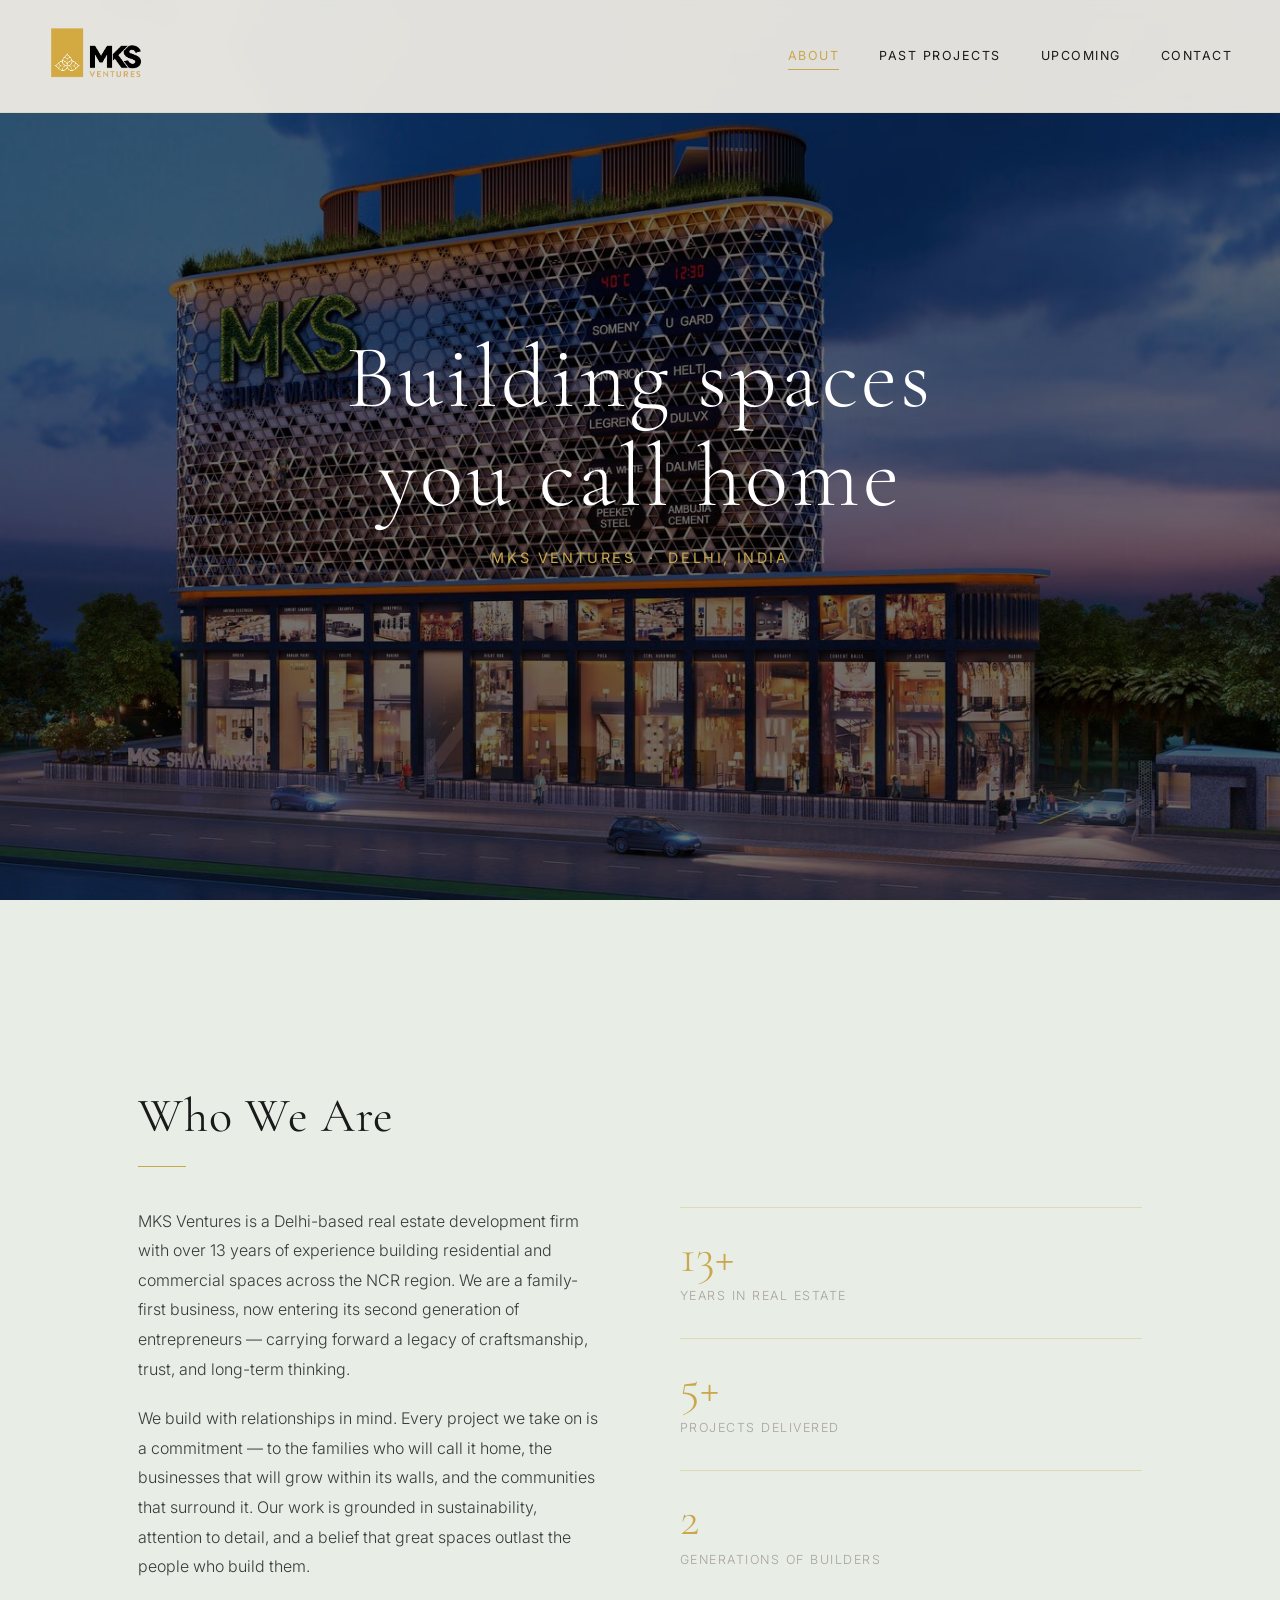
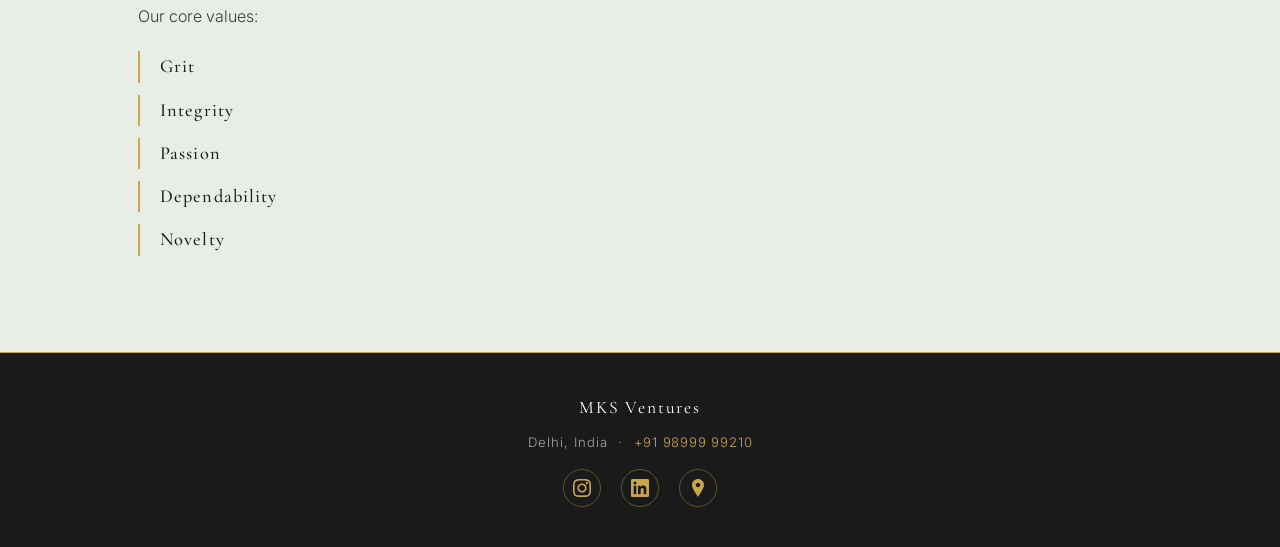
<file: index.html>
<!DOCTYPE html>
<html lang="en">
  <head>
    <meta charset="UTF-8" />
    <meta name="viewport" content="width=device-width, initial-scale=1.0" />
    <title>About Us — MKS Ventures</title>
    <link rel="preconnect" href="https://fonts.googleapis.com" />
    <link rel="preconnect" href="https://fonts.gstatic.com" crossorigin />
    <link href="https://fonts.googleapis.com/css2?family=Cormorant+Garamond:wght@300;400;500;600&family=Inter:wght@300;400;500&display=swap" rel="stylesheet" />
    <link rel="stylesheet" href="styles.css" />
    <link rel="icon" type="image/png" href="images/favicon.png" />
  </head>
  <body>

    <header>
      <a href="index.html" class="nav-logo">
        <img src="images/mks-logo.png" alt="MKS Ventures logo" />
      </a>
      <nav>
        <a href="index.html" class="active">About</a>
        <a href="past-projects.html">Past Projects</a>
        <a href="upcoming-projects.html">Upcoming</a>
        <a href="contact.html">Contact</a>
      </nav>
    </header>

    <section class="hero">
      <div class="hero-bg"></div>
      <div class="hero-content">
        <h1>Building spaces<br>you call home</h1>
        <p>MKS Ventures &nbsp;·&nbsp; Delhi, India</p>
      </div>
    </section>

    <main>
      <section>
        <h2>Who We Are</h2>
        <div class="section-rule"></div>

        <div class="about-grid">

          <article class="about-text">
            <p>
              MKS Ventures is a Delhi-based real estate development firm with over 13 years of experience building residential and commercial spaces across the NCR region. We are a family-first business, now entering its second generation of entrepreneurs — carrying forward a legacy of craftsmanship, trust, and long-term thinking.
            </p>
            <p>
              We build with relationships in mind. Every project we take on is a commitment — to the families who will call it home, the businesses that will grow within its walls, and the communities that surround it. Our work is grounded in sustainability, attention to detail, and a belief that great spaces outlast the people who build them.
            </p>
            <p>Our core values:</p>
            <ul class="values-list">
              <li>Grit</li>
              <li>Integrity</li>
              <li>Passion</li>
              <li>Dependability</li>
              <li>Novelty</li>
            </ul>
          </article>

          <aside class="about-meta">
            <div class="stat-block">
              <div class="number">13+</div>
              <div class="label">Years in Real Estate</div>
            </div>
            <div class="stat-block">
              <div class="number">5+</div>
              <div class="label">Projects Delivered</div>
            </div>
            <div class="stat-block">
              <div class="number">2</div>
              <div class="label">Generations of Builders</div>
            </div>
          </aside>

        </div>
      </section>
    </main>

    <footer>
      <p class="footer-name">MKS Ventures</p>
      <p>Delhi, India &nbsp;·&nbsp; <a href="tel:9899999210">+91 98999 99210</a></p>
      <div class="footer-socials">
        <a href="https://www.instagram.com/mksventures/" target="_blank" aria-label="MKS Ventures on Instagram">
          <svg viewBox="0 0 24 24" xmlns="http://www.w3.org/2000/svg"><path d="M12 2.163c3.204 0 3.584.012 4.85.07 3.252.148 4.771 1.691 4.919 4.919.058 1.265.069 1.645.069 4.849 0 3.205-.012 3.584-.069 4.849-.149 3.225-1.664 4.771-4.919 4.919-1.266.058-1.644.07-4.85.07-3.204 0-3.584-.012-4.849-.07-3.26-.149-4.771-1.699-4.919-4.92-.058-1.265-.07-1.644-.07-4.849 0-3.204.013-3.583.07-4.849.149-3.227 1.664-4.771 4.919-4.919 1.266-.057 1.645-.069 4.849-.069zm0-2.163c-3.259 0-3.667.014-4.947.072-4.358.2-6.78 2.618-6.98 6.98-.059 1.281-.073 1.689-.073 4.948 0 3.259.014 3.668.072 4.948.2 4.358 2.618 6.78 6.98 6.98 1.281.058 1.689.072 4.948.072 3.259 0 3.668-.014 4.948-.072 4.354-.2 6.782-2.618 6.979-6.98.059-1.28.073-1.689.073-4.948 0-3.259-.014-3.667-.072-4.947-.196-4.354-2.617-6.78-6.979-6.98-1.281-.059-1.69-.073-4.949-.073zm0 5.838c-3.403 0-6.162 2.759-6.162 6.162s2.759 6.163 6.162 6.163 6.162-2.759 6.162-6.163c0-3.403-2.759-6.162-6.162-6.162zm0 10.162c-2.209 0-4-1.79-4-4 0-2.209 1.791-4 4-4s4 1.791 4 4c0 2.21-1.791 4-4 4zm6.406-11.845c-.796 0-1.441.645-1.441 1.44s.645 1.44 1.441 1.44c.795 0 1.439-.645 1.439-1.44s-.644-1.44-1.439-1.44z"/></svg>
        </a>
        <a href="https://www.linkedin.com/company/mksventures/" target="_blank" aria-label="MKS Ventures on LinkedIn">
          <svg viewBox="0 0 24 24" xmlns="http://www.w3.org/2000/svg"><path d="M20.447 20.452h-3.554v-5.569c0-1.328-.027-3.037-1.852-3.037-1.853 0-2.136 1.445-2.136 2.939v5.667H9.351V9h3.414v1.561h.046c.477-.9 1.637-1.85 3.37-1.85 3.601 0 4.267 2.37 4.267 5.455v6.286zM5.337 7.433c-1.144 0-2.063-.926-2.063-2.065 0-1.138.92-2.063 2.063-2.063 1.14 0 2.064.925 2.064 2.063 0 1.139-.925 2.065-2.064 2.065zm1.782 13.019H3.555V9h3.564v11.452zM22.225 0H1.771C.792 0 0 .774 0 1.729v20.542C0 23.227.792 24 1.771 24h20.451C23.2 24 24 23.227 24 22.271V1.729C24 .774 23.2 0 22.222 0h.003z"/></svg>
        </a>
        <a href="https://www.google.com/maps/dir//MKS+Shiva+Market,+Plot+no.+1,+Multilevel+Car+Parking,+Shiva+Market,+Pitampura+Village,+Harsh+Vihar,+Pitampura,+Delhi,+110034/@28.695923,77.1370109,15z" target="_blank" aria-label="MKS Ventures on Google Maps">
          <svg viewBox="0 0 24 24" xmlns="http://www.w3.org/2000/svg"><path d="M12 0C7.802 0 4 3.403 4 7.602 4 11.8 7.469 16.812 12 24c4.531-7.188 8-12.2 8-16.398C20 3.403 16.199 0 12 0zm0 11c-1.657 0-3-1.343-3-3s1.343-3 3-3 3 1.343 3 3-1.343 3-3 3z"/></svg>
        </a>
      </div>
    </footer>

  </body>
</html>
</file>
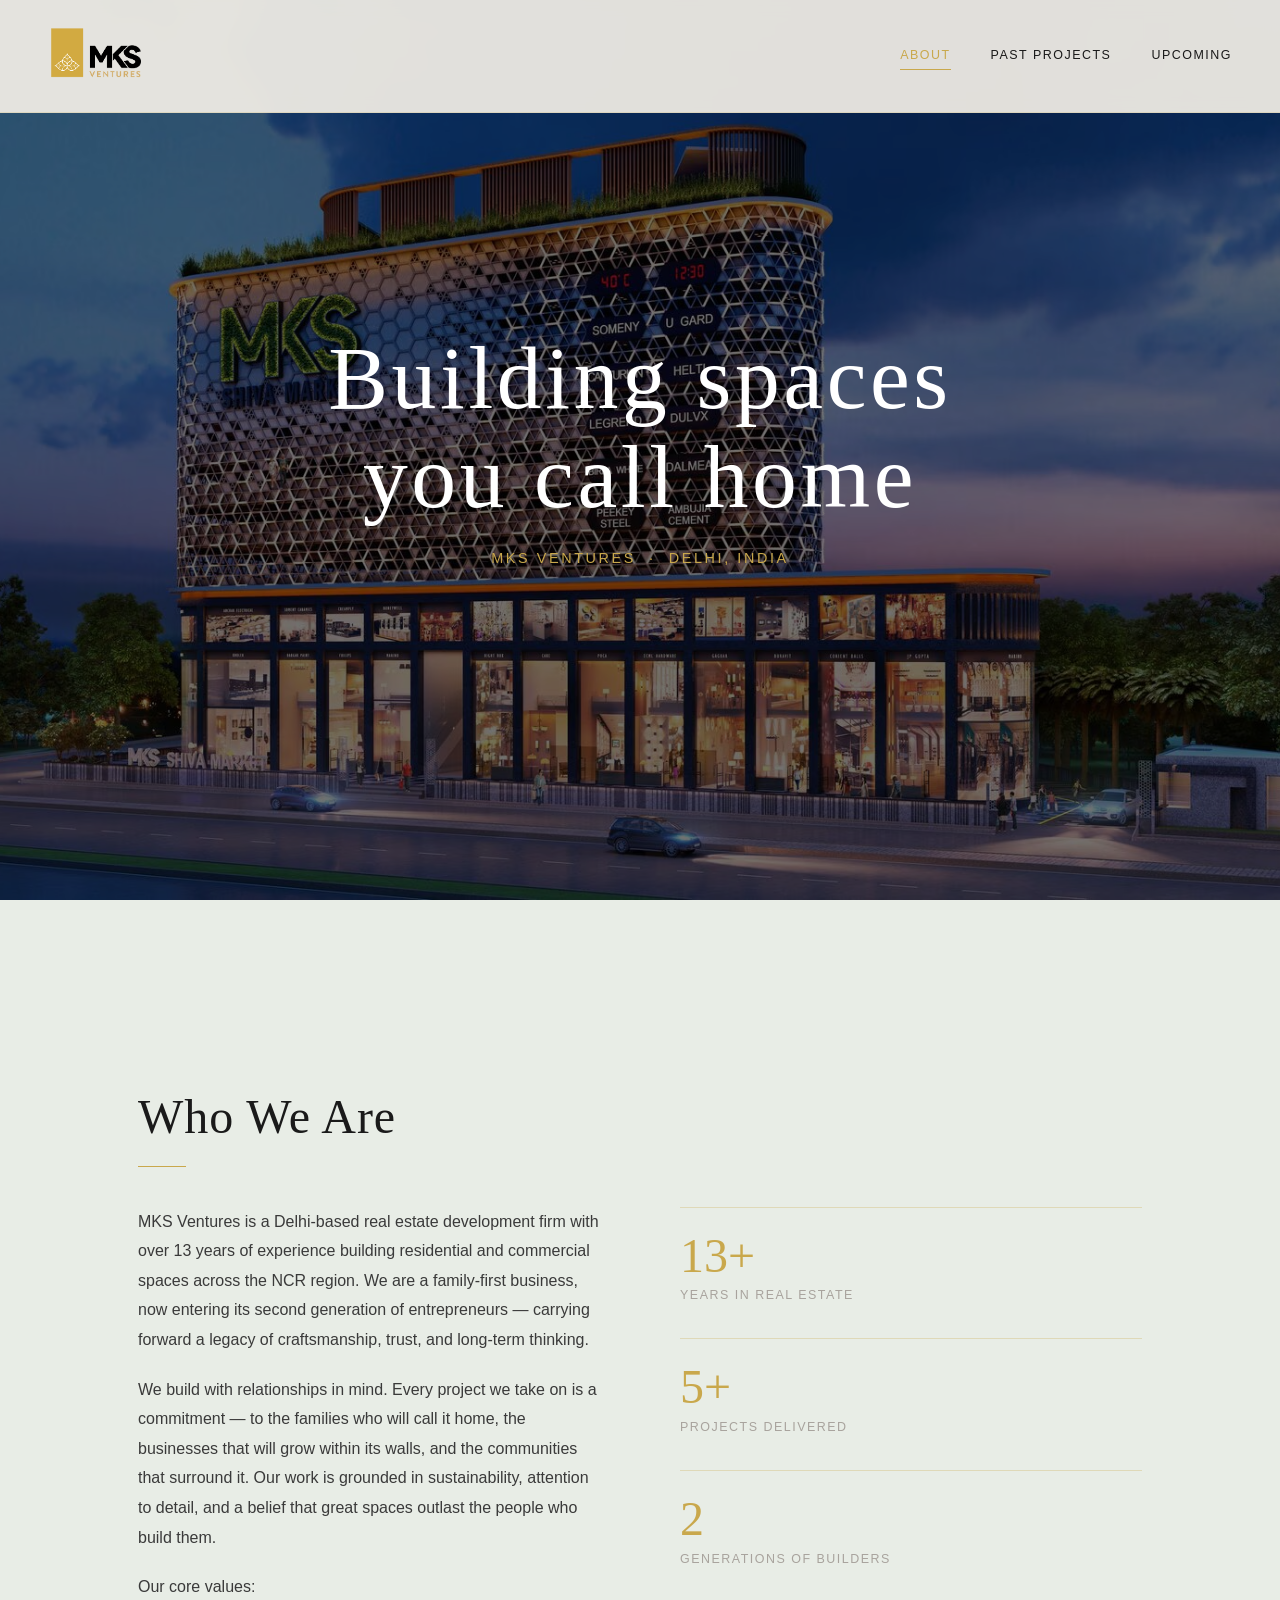
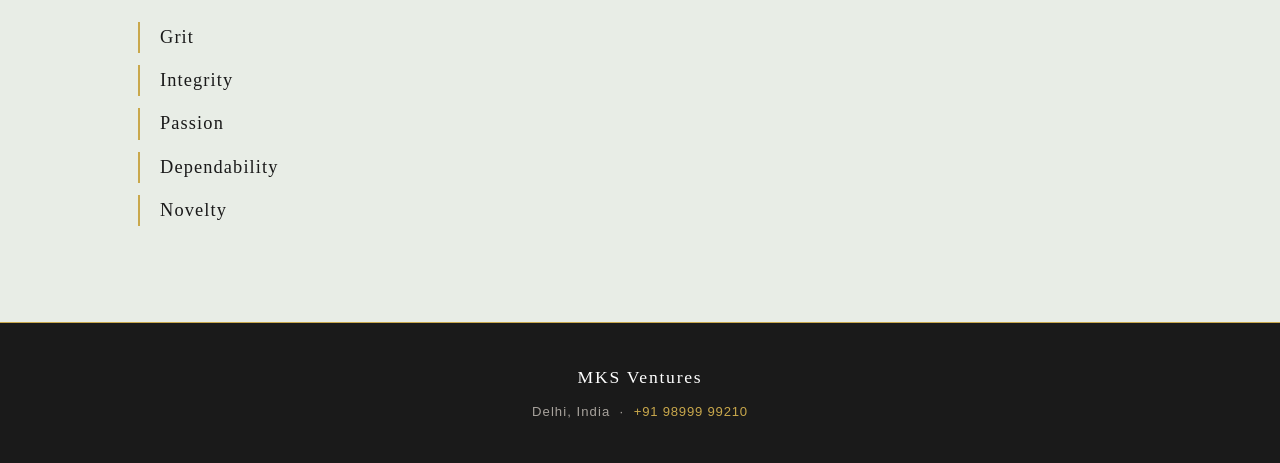
<file: about.html>
<!DOCTYPE html>
<html lang="en">
  <head>
    <meta charset="UTF-8" />
    <meta name="viewport" content="width=device-width, initial-scale=1.0" />
    <title>About Us — MKS Ventures</title>
    <link rel="stylesheet" href="styles.css" />
    <link rel="icon" type="image/png" href="images/favicon.png" />
  </head>
  <body>

    <!-- HEADER & NAV -->
    <header>
      <a href="about.html" class="nav-logo">
        <img src="images/mks-logo.png" alt="MKS Ventures logo" />
      </a>
      <nav>
        <a href="about.html" class="active">About</a>
        <a href="past-projects.html">Past Projects</a>
        <a href="upcoming-projects.html">Upcoming</a>
      </nav>
    </header>

    <!-- HERO with Shiva Market background -->
    <section class="hero">
      <div class="hero-bg"></div>
      <div class="hero-content">
        <h1>Building spaces<br>you call home</h1>
        <p>MKS Ventures &nbsp;·&nbsp; Delhi, India</p>
      </div>
    </section>

    <!-- MAIN CONTENT -->
    <main>
      <section>
        <h2>Who We Are</h2>
        <div class="section-rule"></div>

        <div class="about-grid">

          <article class="about-text">
            <p>
              MKS Ventures is a Delhi-based real estate development firm with over 13 years of experience building residential and commercial spaces across the NCR region. We are a family-first business, now entering its second generation of entrepreneurs — carrying forward a legacy of craftsmanship, trust, and long-term thinking.
            </p>
            <p>
              We build with relationships in mind. Every project we take on is a commitment — to the families who will call it home, the businesses that will grow within its walls, and the communities that surround it. Our work is grounded in sustainability, attention to detail, and a belief that great spaces outlast the people who build them.
            </p>
            <p>Our core values:</p>
            <ul class="values-list">
              <li>Grit</li>
              <li>Integrity</li>
              <li>Passion</li>
              <li>Dependability</li>
              <li>Novelty</li>
            </ul>
          </article>

          <aside class="about-meta">
            <div class="stat-block">
              <div class="number">13+</div>
              <div class="label">Years in Real Estate</div>
            </div>
            <div class="stat-block">
              <div class="number">5+</div>
              <div class="label">Projects Delivered</div>
            </div>
            <div class="stat-block">
              <div class="number">2</div>
              <div class="label">Generations of Builders</div>
            </div>
          </aside>

        </div>
      </section>
    </main>

    <!-- FOOTER -->
    <footer>
      <p class="footer-name">MKS Ventures</p>
      <p>Delhi, India &nbsp;·&nbsp; <a href="tel:9899999210">+91 98999 99210</a></p>
    </footer>

  </body>
</html>
</file>
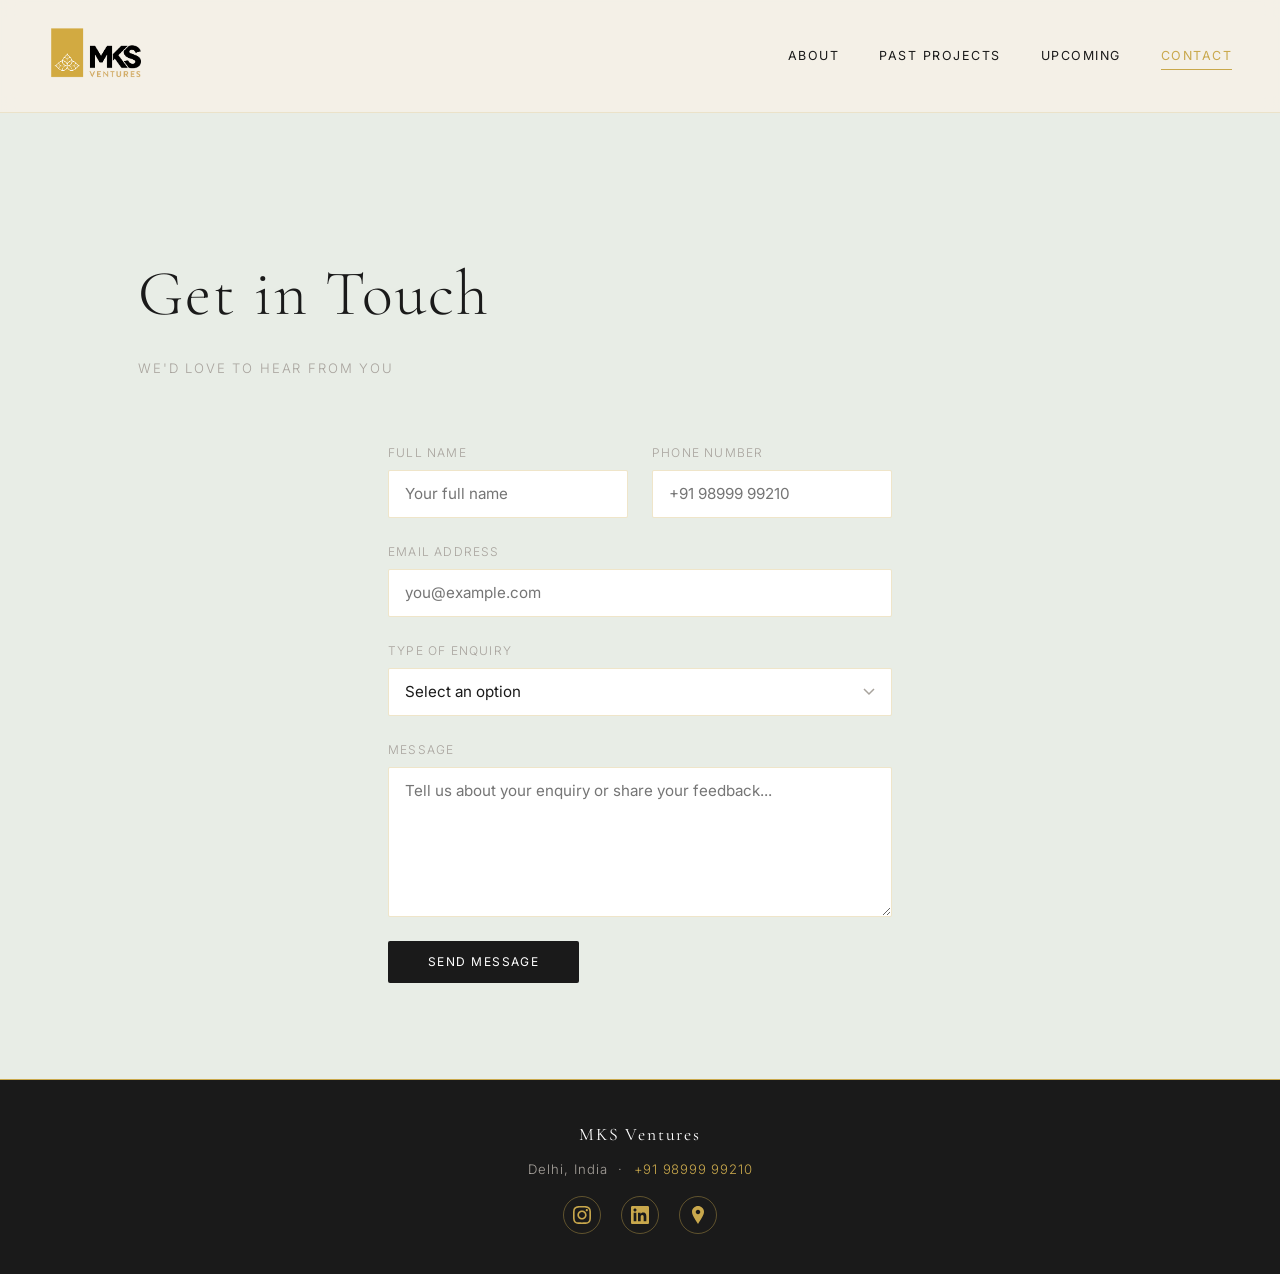
<file: contact.html>
<!DOCTYPE html>
<html lang="en">
  <head>
    <meta charset="UTF-8" />
    <meta name="viewport" content="width=device-width, initial-scale=1.0" />
    <title>Contact — MKS Ventures</title>
    <link rel="preconnect" href="https://fonts.googleapis.com" />
    <link rel="preconnect" href="https://fonts.gstatic.com" crossorigin />
    <link href="https://fonts.googleapis.com/css2?family=Cormorant+Garamond:ital,wght@0,300;0,400;1,300;1,400&family=Inter:wght@300;400;500&display=swap" rel="stylesheet" />
    <link rel="stylesheet" href="styles.css" />
    <link rel="icon" type="image/png" href="images/favicon.png" />
  </head>
  <body>

    <header>
      <a href="index.html" class="nav-logo">
        <img src="images/mks-logo.png" alt="MKS Ventures logo" />
      </a>
      <nav>
        <a href="index.html">About</a>
        <a href="past-projects.html">Past Projects</a>
        <a href="upcoming-projects.html">Upcoming</a>
        <a href="contact.html" class="active">Contact</a>
      </nav>
    </header>

    <main>

      <section class="page-hero">
        <h1>Get in Touch</h1>
        <p>We'd love to hear from you</p>
      </section>

      <section class="contact-section">

        <form action="https://oim.zhili.dev/echo/view" method="POST" class="contact-form">

          <div class="form-row">
            <div class="form-group">
              <label for="name">Full Name</label>
              <input
                type="text"
                id="name"
                name="name"
                placeholder="Your full name"
                required
              />
            </div>

            <div class="form-group">
              <label for="phone">Phone Number</label>
              <input
                type="tel"
                id="phone"
                name="phone"
                placeholder="+91 98999 99210"
              />
            </div>
          </div>

          <div class="form-group">
            <label for="email">Email Address</label>
            <input
              type="email"
              id="email"
              name="email"
              placeholder="you@example.com"
              required
            />
          </div>

          <div class="form-group">
            <label for="enquiry-type">Type of Enquiry</label>
            <select id="enquiry-type" name="enquiry_type" required>
              <option value="" disabled selected>Select an option</option>
              <option value="residential">Residential Project</option>
              <option value="commercial">Commercial Project</option>
              <option value="investment">Investment Opportunity</option>
              <option value="partnership">Business Partnership</option>
              <option value="general">General Enquiry</option>
            </select>
          </div>

          <div class="form-group">
            <label for="feedback">Message</label>
            <textarea
              id="feedback"
              name="feedback"
              placeholder="Tell us about your enquiry or share your feedback..."
              required
            ></textarea>
          </div>

          <button type="submit">Send Message</button>

        </form>

      </section>

    </main>

    <footer>
      <p class="footer-name">MKS Ventures</p>
      <p>Delhi, India &nbsp;·&nbsp; <a href="tel:9899999210">+91 98999 99210</a></p>
      <div class="footer-socials">
        <a href="https://www.instagram.com/mksventures/" target="_blank" aria-label="MKS Ventures on Instagram">
          <svg viewBox="0 0 24 24" xmlns="http://www.w3.org/2000/svg"><path d="M12 2.163c3.204 0 3.584.012 4.85.07 3.252.148 4.771 1.691 4.919 4.919.058 1.265.069 1.645.069 4.849 0 3.205-.012 3.584-.069 4.849-.149 3.225-1.664 4.771-4.919 4.919-1.266.058-1.644.07-4.85.07-3.204 0-3.584-.012-4.849-.07-3.26-.149-4.771-1.699-4.919-4.92-.058-1.265-.07-1.644-.07-4.849 0-3.204.013-3.583.07-4.849.149-3.227 1.664-4.771 4.919-4.919 1.266-.057 1.645-.069 4.849-.069zm0-2.163c-3.259 0-3.667.014-4.947.072-4.358.2-6.78 2.618-6.98 6.98-.059 1.281-.073 1.689-.073 4.948 0 3.259.014 3.668.072 4.948.2 4.358 2.618 6.78 6.98 6.98 1.281.058 1.689.072 4.948.072 3.259 0 3.668-.014 4.948-.072 4.354-.2 6.782-2.618 6.979-6.98.059-1.28.073-1.689.073-4.948 0-3.259-.014-3.667-.072-4.947-.196-4.354-2.617-6.78-6.979-6.98-1.281-.059-1.69-.073-4.949-.073zm0 5.838c-3.403 0-6.162 2.759-6.162 6.162s2.759 6.163 6.162 6.163 6.162-2.759 6.162-6.163c0-3.403-2.759-6.162-6.162-6.162zm0 10.162c-2.209 0-4-1.79-4-4 0-2.209 1.791-4 4-4s4 1.791 4 4c0 2.21-1.791 4-4 4zm6.406-11.845c-.796 0-1.441.645-1.441 1.44s.645 1.44 1.441 1.44c.795 0 1.439-.645 1.439-1.44s-.644-1.44-1.439-1.44z"/></svg>
        </a>
        <a href="https://www.linkedin.com/company/mksventures/" target="_blank" aria-label="MKS Ventures on LinkedIn">
          <svg viewBox="0 0 24 24" xmlns="http://www.w3.org/2000/svg"><path d="M20.447 20.452h-3.554v-5.569c0-1.328-.027-3.037-1.852-3.037-1.853 0-2.136 1.445-2.136 2.939v5.667H9.351V9h3.414v1.561h.046c.477-.9 1.637-1.85 3.37-1.85 3.601 0 4.267 2.37 4.267 5.455v6.286zM5.337 7.433c-1.144 0-2.063-.926-2.063-2.065 0-1.138.92-2.063 2.063-2.063 1.14 0 2.064.925 2.064 2.063 0 1.139-.925 2.065-2.064 2.065zm1.782 13.019H3.555V9h3.564v11.452zM22.225 0H1.771C.792 0 0 .774 0 1.729v20.542C0 23.227.792 24 1.771 24h20.451C23.2 24 24 23.227 24 22.271V1.729C24 .774 23.2 0 22.222 0h.003z"/></svg>
        </a>
        <a href="https://www.google.com/maps/dir//MKS+Shiva+Market,+Plot+no.+1,+Multilevel+Car+Parking,+Shiva+Market,+Pitampura+Village,+Harsh+Vihar,+Pitampura,+Delhi,+110034/@28.695923,77.1370109,15z" target="_blank" aria-label="MKS Ventures on Google Maps">
          <svg viewBox="0 0 24 24" xmlns="http://www.w3.org/2000/svg"><path d="M12 0C7.802 0 4 3.403 4 7.602 4 11.8 7.469 16.812 12 24c4.531-7.188 8-12.2 8-16.398C20 3.403 16.199 0 12 0zm0 11c-1.657 0-3-1.343-3-3s1.343-3 3-3 3 1.343 3 3-1.343 3-3 3z"/></svg>
        </a>
      </div>
    </footer>

  </body>
</html>
</file>
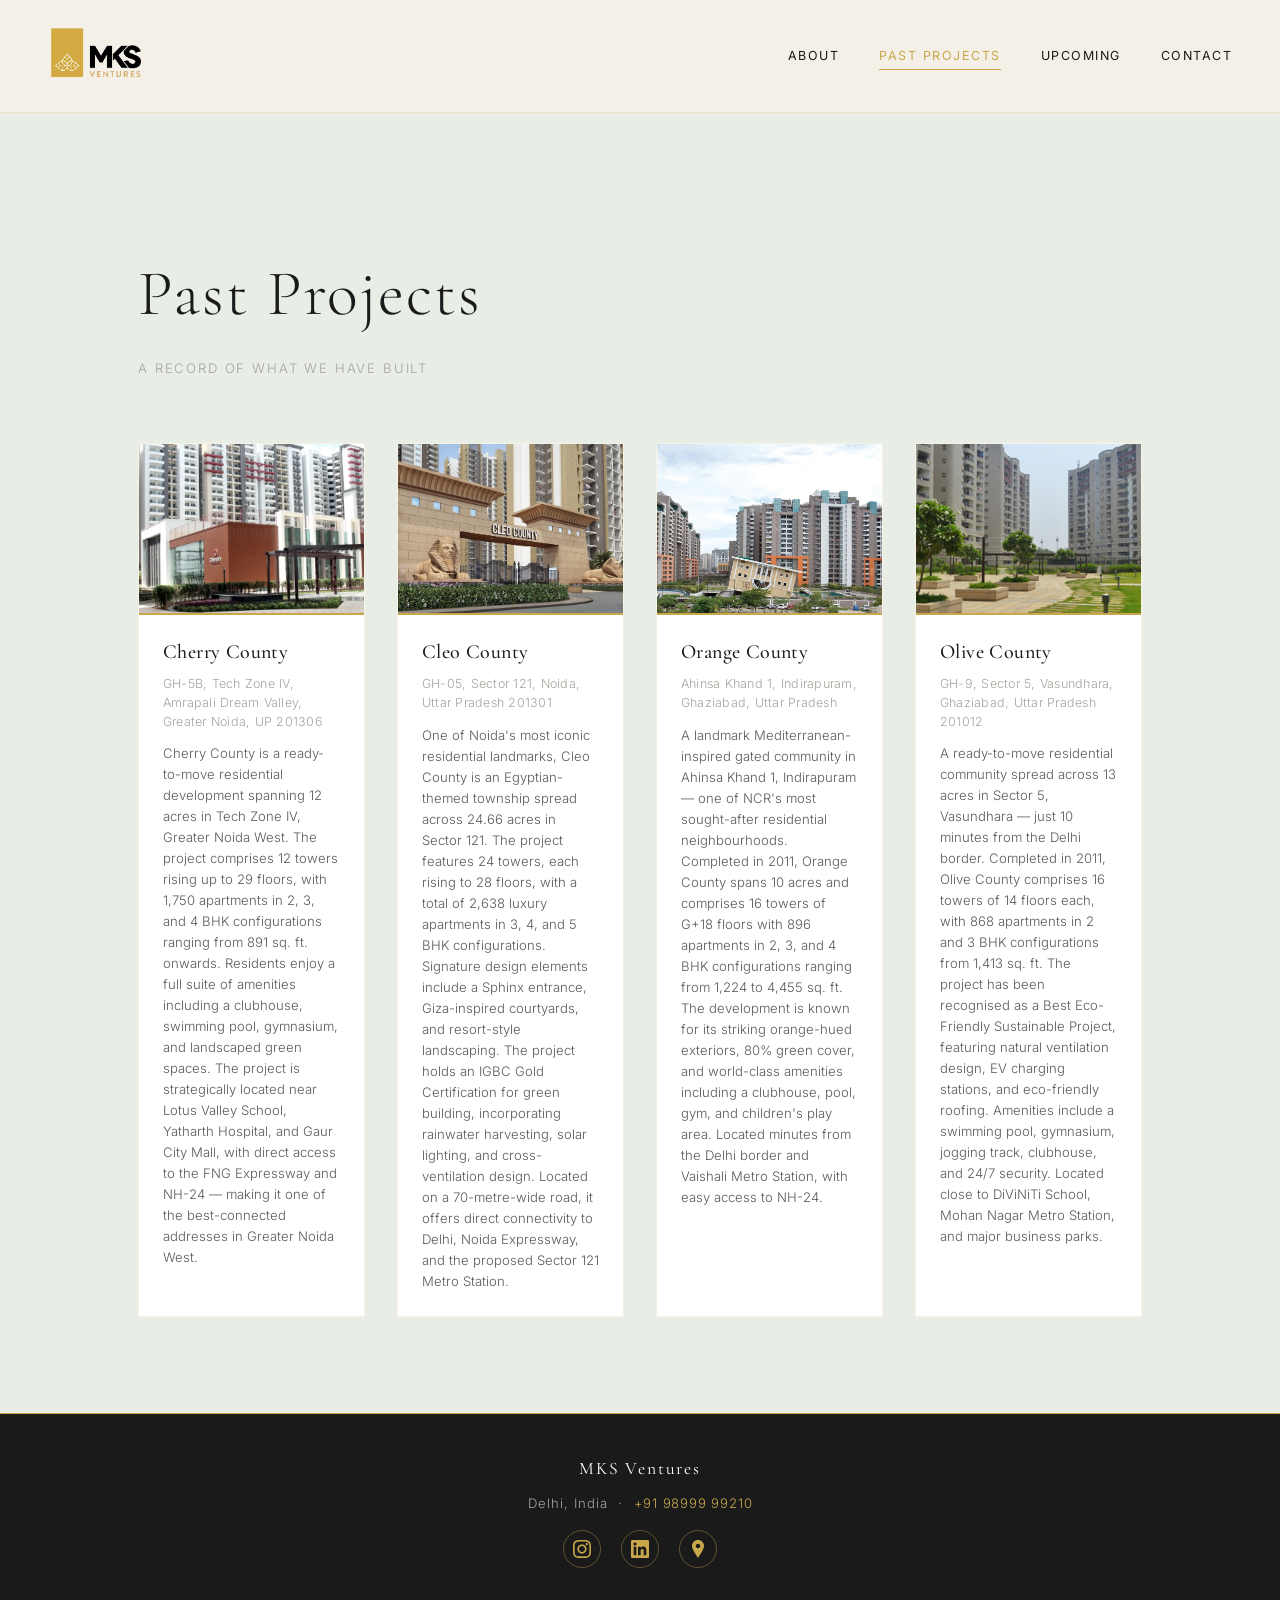
<file: past-projects.html>
<!DOCTYPE html>
<html lang="en">
  <head>
    <meta charset="UTF-8" />
    <meta name="viewport" content="width=device-width, initial-scale=1.0" />
    <title>Past Projects — MKS Ventures</title>
    <link rel="preconnect" href="https://fonts.googleapis.com" />
    <link rel="preconnect" href="https://fonts.gstatic.com" crossorigin />
    <link href="https://fonts.googleapis.com/css2?family=Cormorant+Garamond:wght@300;400;500;600&family=Inter:wght@300;400;500&display=swap" rel="stylesheet" />
    <link rel="stylesheet" href="styles.css" />
    <link rel="icon" type="image/png" href="images/favicon.png" />
  </head>
  <body>

    <header>
      <a href="index.html" class="nav-logo">
        <img src="images/mks-logo.png" alt="MKS Ventures logo" />
      </a>
      <nav>
        <a href="index.html">About</a>
        <a href="past-projects.html" class="active">Past Projects</a>
        <a href="upcoming-projects.html">Upcoming</a>
        <a href="contact.html">Contact</a>
      </nav>
    </header>

    <main>

      <section class="page-hero">
        <h1>Past Projects</h1>
        <p>A record of what we have built</p>
      </section>

      <section class="projects-grid four-col">

        <article class="project-card">
          <img src="images/cherry-county.jpg" alt="Cherry County residential development in Greater Noida" />
          <div class="project-card-body">
            <h3>Cherry County</h3>
            <address>GH-5B, Tech Zone IV, Amrapali Dream Valley,<br>Greater Noida, UP 201306</address>
            <p class="project-desc">Cherry County is a ready-to-move residential development spanning 12 acres in Tech Zone IV, Greater Noida West. The project comprises 12 towers rising up to 29 floors, with 1,750 apartments in 2, 3, and 4 BHK configurations ranging from 891 sq. ft. onwards. Residents enjoy a full suite of amenities including a clubhouse, swimming pool, gymnasium, and landscaped green spaces. The project is strategically located near Lotus Valley School, Yatharth Hospital, and Gaur City Mall, with direct access to the FNG Expressway and NH-24 — making it one of the best-connected addresses in Greater Noida West.</p>
          </div>
        </article>

        <article class="project-card">
          <img src="images/cleo-county.jpg" alt="Cleo County residential development by MKS Ventures" />
          <div class="project-card-body">
            <h3>Cleo County</h3>
            <address>GH-05, Sector 121, Noida,<br>Uttar Pradesh 201301</address>
            <p class="project-desc">One of Noida's most iconic residential landmarks, Cleo County is an Egyptian-themed township spread across 24.66 acres in Sector 121. The project features 24 towers, each rising to 28 floors, with a total of 2,638 luxury apartments in 3, 4, and 5 BHK configurations. Signature design elements include a Sphinx entrance, Giza-inspired courtyards, and resort-style landscaping. The project holds an IGBC Gold Certification for green building, incorporating rainwater harvesting, solar lighting, and cross-ventilation design. Located on a 70-metre-wide road, it offers direct connectivity to Delhi, Noida Expressway, and the proposed Sector 121 Metro Station.</p>
          </div>
        </article>

        <article class="project-card">
          <img src="images/orange-county.jpg" alt="Orange County residential development by MKS Ventures" />
          <div class="project-card-body">
            <h3>Orange County</h3>
            <address>Ahinsa Khand 1, Indirapuram,<br>Ghaziabad, Uttar Pradesh</address>
            <p class="project-desc">A landmark Mediterranean-inspired gated community in Ahinsa Khand 1, Indirapuram — one of NCR's most sought-after residential neighbourhoods. Completed in 2011, Orange County spans 10 acres and comprises 16 towers of G+18 floors with 896 apartments in 2, 3, and 4 BHK configurations ranging from 1,224 to 4,455 sq. ft. The development is known for its striking orange-hued exteriors, 80% green cover, and world-class amenities including a clubhouse, pool, gym, and children's play area. Located minutes from the Delhi border and Vaishali Metro Station, with easy access to NH-24.</p>
          </div>
        </article>

        <article class="project-card">
          <img src="images/olive-county.jpg" alt="Olive County residential development by MKS Ventures" />
          <div class="project-card-body">
            <h3>Olive County</h3>
            <address>GH-9, Sector 5, Vasundhara,<br>Ghaziabad, Uttar Pradesh 201012</address>
            <p class="project-desc">A ready-to-move residential community spread across 13 acres in Sector 5, Vasundhara — just 10 minutes from the Delhi border. Completed in 2011, Olive County comprises 16 towers of 14 floors each, with 868 apartments in 2 and 3 BHK configurations from 1,413 sq. ft. The project has been recognised as a Best Eco-Friendly Sustainable Project, featuring natural ventilation design, EV charging stations, and eco-friendly roofing. Amenities include a swimming pool, gymnasium, jogging track, clubhouse, and 24/7 security. Located close to DiViNiTi School, Mohan Nagar Metro Station, and major business parks.</p>
          </div>
        </article>

      </section>

    </main>

    <footer>
      <p class="footer-name">MKS Ventures</p>
      <p>Delhi, India &nbsp;·&nbsp; <a href="tel:9899999210">+91 98999 99210</a></p>
      <div class="footer-socials">
        <a href="https://www.instagram.com/mksventures/" target="_blank" aria-label="MKS Ventures on Instagram">
          <svg viewBox="0 0 24 24" xmlns="http://www.w3.org/2000/svg"><path d="M12 2.163c3.204 0 3.584.012 4.85.07 3.252.148 4.771 1.691 4.919 4.919.058 1.265.069 1.645.069 4.849 0 3.205-.012 3.584-.069 4.849-.149 3.225-1.664 4.771-4.919 4.919-1.266.058-1.644.07-4.85.07-3.204 0-3.584-.012-4.849-.07-3.26-.149-4.771-1.699-4.919-4.92-.058-1.265-.07-1.644-.07-4.849 0-3.204.013-3.583.07-4.849.149-3.227 1.664-4.771 4.919-4.919 1.266-.057 1.645-.069 4.849-.069zm0-2.163c-3.259 0-3.667.014-4.947.072-4.358.2-6.78 2.618-6.98 6.98-.059 1.281-.073 1.689-.073 4.948 0 3.259.014 3.668.072 4.948.2 4.358 2.618 6.78 6.98 6.98 1.281.058 1.689.072 4.948.072 3.259 0 3.668-.014 4.948-.072 4.354-.2 6.782-2.618 6.979-6.98.059-1.28.073-1.689.073-4.948 0-3.259-.014-3.667-.072-4.947-.196-4.354-2.617-6.78-6.979-6.98-1.281-.059-1.69-.073-4.949-.073zm0 5.838c-3.403 0-6.162 2.759-6.162 6.162s2.759 6.163 6.162 6.163 6.162-2.759 6.162-6.163c0-3.403-2.759-6.162-6.162-6.162zm0 10.162c-2.209 0-4-1.79-4-4 0-2.209 1.791-4 4-4s4 1.791 4 4c0 2.21-1.791 4-4 4zm6.406-11.845c-.796 0-1.441.645-1.441 1.44s.645 1.44 1.441 1.44c.795 0 1.439-.645 1.439-1.44s-.644-1.44-1.439-1.44z"/></svg>
        </a>
        <a href="https://www.linkedin.com/company/mksventures/" target="_blank" aria-label="MKS Ventures on LinkedIn">
          <svg viewBox="0 0 24 24" xmlns="http://www.w3.org/2000/svg"><path d="M20.447 20.452h-3.554v-5.569c0-1.328-.027-3.037-1.852-3.037-1.853 0-2.136 1.445-2.136 2.939v5.667H9.351V9h3.414v1.561h.046c.477-.9 1.637-1.85 3.37-1.85 3.601 0 4.267 2.37 4.267 5.455v6.286zM5.337 7.433c-1.144 0-2.063-.926-2.063-2.065 0-1.138.92-2.063 2.063-2.063 1.14 0 2.064.925 2.064 2.063 0 1.139-.925 2.065-2.064 2.065zm1.782 13.019H3.555V9h3.564v11.452zM22.225 0H1.771C.792 0 0 .774 0 1.729v20.542C0 23.227.792 24 1.771 24h20.451C23.2 24 24 23.227 24 22.271V1.729C24 .774 23.2 0 22.222 0h.003z"/></svg>
        </a>
        <a href="https://www.google.com/maps/dir//MKS+Shiva+Market,+Plot+no.+1,+Multilevel+Car+Parking,+Shiva+Market,+Pitampura+Village,+Harsh+Vihar,+Pitampura,+Delhi,+110034/@28.695923,77.1370109,15z" target="_blank" aria-label="MKS Ventures on Google Maps">
          <svg viewBox="0 0 24 24" xmlns="http://www.w3.org/2000/svg"><path d="M12 0C7.802 0 4 3.403 4 7.602 4 11.8 7.469 16.812 12 24c4.531-7.188 8-12.2 8-16.398C20 3.403 16.199 0 12 0zm0 11c-1.657 0-3-1.343-3-3s1.343-3 3-3 3 1.343 3 3-1.343 3-3 3z"/></svg>
        </a>
      </div>
    </footer>

  </body>
</html>
</file>
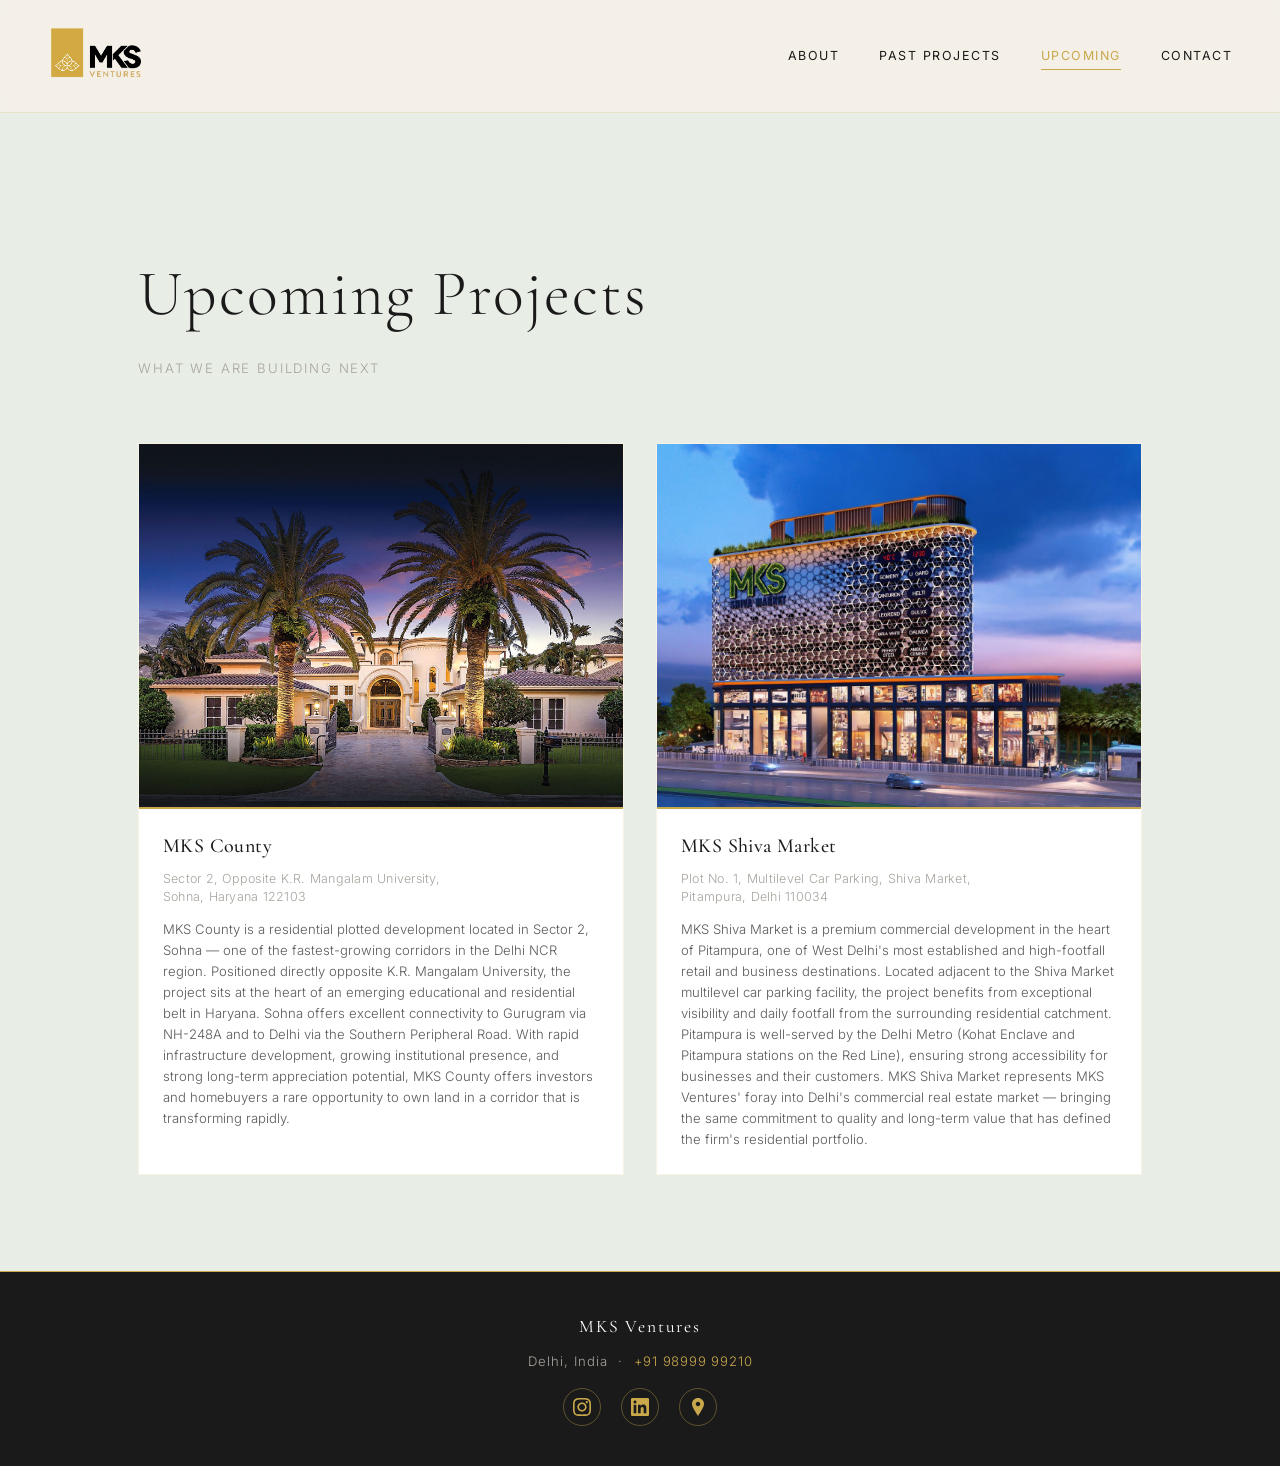
<file: upcoming-projects.html>
<!DOCTYPE html>
<html lang="en">
  <head>
    <meta charset="UTF-8" />
    <meta name="viewport" content="width=device-width, initial-scale=1.0" />
    <title>Upcoming Projects — MKS Ventures</title>
    <link rel="preconnect" href="https://fonts.googleapis.com" />
    <link rel="preconnect" href="https://fonts.gstatic.com" crossorigin />
    <link href="https://fonts.googleapis.com/css2?family=Cormorant+Garamond:wght@300;400;500;600&family=Inter:wght@300;400;500&display=swap" rel="stylesheet" />
    <link rel="stylesheet" href="styles.css" />
    <link rel="icon" type="image/png" href="images/favicon.png" />
  </head>
  <body>

    <header>
      <a href="index.html" class="nav-logo">
        <img src="images/mks-logo.png" alt="MKS Ventures logo" />
      </a>
      <nav>
        <a href="index.html">About</a>
        <a href="past-projects.html">Past Projects</a>
        <a href="upcoming-projects.html" class="active">Upcoming</a>
        <a href="contact.html">Contact</a>
      </nav>
    </header>

    <main>

      <section class="page-hero">
        <h1>Upcoming Projects</h1>
        <p>What we are building next</p>
      </section>

      <section class="projects-grid two-col">

        <article class="project-card">
          <img src="images/mks-county.jpg" alt="MKS County residential plots in Sohna, Haryana" />
          <div class="project-card-body">
            <h3>MKS County</h3>
            <address>Sector 2, Opposite K.R. Mangalam University,<br>Sohna, Haryana 122103</address>
            <p class="project-desc">MKS County is a residential plotted development located in Sector 2, Sohna — one of the fastest-growing corridors in the Delhi NCR region. Positioned directly opposite K.R. Mangalam University, the project sits at the heart of an emerging educational and residential belt in Haryana. Sohna offers excellent connectivity to Gurugram via NH-248A and to Delhi via the Southern Peripheral Road. With rapid infrastructure development, growing institutional presence, and strong long-term appreciation potential, MKS County offers investors and homebuyers a rare opportunity to own land in a corridor that is transforming rapidly.</p>
          </div>
        </article>

        <article class="project-card">
          <img src="images/mks-shiva-market.jpg" alt="MKS Shiva Market commercial development in Pitampura, Delhi" />
          <div class="project-card-body">
            <h3>MKS Shiva Market</h3>
            <address>Plot No. 1, Multilevel Car Parking, Shiva Market,<br>Pitampura, Delhi 110034</address>
            <p class="project-desc">MKS Shiva Market is a premium commercial development in the heart of Pitampura, one of West Delhi's most established and high-footfall retail and business destinations. Located adjacent to the Shiva Market multilevel car parking facility, the project benefits from exceptional visibility and daily footfall from the surrounding residential catchment. Pitampura is well-served by the Delhi Metro (Kohat Enclave and Pitampura stations on the Red Line), ensuring strong accessibility for businesses and their customers. MKS Shiva Market represents MKS Ventures' foray into Delhi's commercial real estate market — bringing the same commitment to quality and long-term value that has defined the firm's residential portfolio.</p>
          </div>
        </article>

      </section>

    </main>

    <footer>
      <p class="footer-name">MKS Ventures</p>
      <p>Delhi, India &nbsp;·&nbsp; <a href="tel:9899999210">+91 98999 99210</a></p>
      <div class="footer-socials">
        <a href="https://www.instagram.com/mksventures/" target="_blank" aria-label="MKS Ventures on Instagram">
          <svg viewBox="0 0 24 24" xmlns="http://www.w3.org/2000/svg"><path d="M12 2.163c3.204 0 3.584.012 4.85.07 3.252.148 4.771 1.691 4.919 4.919.058 1.265.069 1.645.069 4.849 0 3.205-.012 3.584-.069 4.849-.149 3.225-1.664 4.771-4.919 4.919-1.266.058-1.644.07-4.85.07-3.204 0-3.584-.012-4.849-.07-3.26-.149-4.771-1.699-4.919-4.92-.058-1.265-.07-1.644-.07-4.849 0-3.204.013-3.583.07-4.849.149-3.227 1.664-4.771 4.919-4.919 1.266-.057 1.645-.069 4.849-.069zm0-2.163c-3.259 0-3.667.014-4.947.072-4.358.2-6.78 2.618-6.98 6.98-.059 1.281-.073 1.689-.073 4.948 0 3.259.014 3.668.072 4.948.2 4.358 2.618 6.78 6.98 6.98 1.281.058 1.689.072 4.948.072 3.259 0 3.668-.014 4.948-.072 4.354-.2 6.782-2.618 6.979-6.98.059-1.28.073-1.689.073-4.948 0-3.259-.014-3.667-.072-4.947-.196-4.354-2.617-6.78-6.979-6.98-1.281-.059-1.69-.073-4.949-.073zm0 5.838c-3.403 0-6.162 2.759-6.162 6.162s2.759 6.163 6.162 6.163 6.162-2.759 6.162-6.163c0-3.403-2.759-6.162-6.162-6.162zm0 10.162c-2.209 0-4-1.79-4-4 0-2.209 1.791-4 4-4s4 1.791 4 4c0 2.21-1.791 4-4 4zm6.406-11.845c-.796 0-1.441.645-1.441 1.44s.645 1.44 1.441 1.44c.795 0 1.439-.645 1.439-1.44s-.644-1.44-1.439-1.44z"/></svg>
        </a>
        <a href="https://www.linkedin.com/company/mksventures/" target="_blank" aria-label="MKS Ventures on LinkedIn">
          <svg viewBox="0 0 24 24" xmlns="http://www.w3.org/2000/svg"><path d="M20.447 20.452h-3.554v-5.569c0-1.328-.027-3.037-1.852-3.037-1.853 0-2.136 1.445-2.136 2.939v5.667H9.351V9h3.414v1.561h.046c.477-.9 1.637-1.85 3.37-1.85 3.601 0 4.267 2.37 4.267 5.455v6.286zM5.337 7.433c-1.144 0-2.063-.926-2.063-2.065 0-1.138.92-2.063 2.063-2.063 1.14 0 2.064.925 2.064 2.063 0 1.139-.925 2.065-2.064 2.065zm1.782 13.019H3.555V9h3.564v11.452zM22.225 0H1.771C.792 0 0 .774 0 1.729v20.542C0 23.227.792 24 1.771 24h20.451C23.2 24 24 23.227 24 22.271V1.729C24 .774 23.2 0 22.222 0h.003z"/></svg>
        </a>
        <a href="https://www.google.com/maps/dir//MKS+Shiva+Market,+Plot+no.+1,+Multilevel+Car+Parking,+Shiva+Market,+Pitampura+Village,+Harsh+Vihar,+Pitampura,+Delhi,+110034/@28.695923,77.1370109,15z" target="_blank" aria-label="MKS Ventures on Google Maps">
          <svg viewBox="0 0 24 24" xmlns="http://www.w3.org/2000/svg"><path d="M12 0C7.802 0 4 3.403 4 7.602 4 11.8 7.469 16.812 12 24c4.531-7.188 8-12.2 8-16.398C20 3.403 16.199 0 12 0zm0 11c-1.657 0-3-1.343-3-3s1.343-3 3-3 3 1.343 3 3-1.343 3-3 3z"/></svg>
        </a>
      </div>
    </footer>

  </body>
</html>
</file>
<file: styles.css>
/* ─────────────────────────────────────────
   MKS Ventures — styles.css
   Palette pulled from logo:
     Gold:       #C9A84C
     Cream:      #F5F0E8
     Charcoal:   #1A1A1A
     Warm Grey:  #A8A39D
     White:      #FFFFFF
───────────────────────────────────────── */

:root {
  --gold:       #C9A84C;
  --cream:      #F5F0E8;
  --charcoal:   #1A1A1A;
  --grey:       #A8A39D;
  --white:      #FFFFFF;
  --font-display: 'Cormorant Garamond', Georgia, serif;
  --font-body:    'Inter', Helvetica, sans-serif;
}

*, *::before, *::after {
  box-sizing: border-box;
  margin: 0;
  padding: 0;
}

html {
  scroll-behavior: smooth;
  overflow-x: hidden;
}

body {
  background-color: #E8EDE6;
  color: var(--charcoal);
  font-family: var(--font-body);
  font-weight: 300;
  line-height: 1.7;
  overflow-x: hidden;
}

/* ── NAV ── */
header {
  position: fixed;
  top: 0;
  left: 0;
  width: 100%;
  z-index: 100;
  display: flex;
  align-items: center;
  justify-content: space-between;
  padding: 1.25rem 3rem;
  background: rgba(245, 240, 232, 0.92);
  backdrop-filter: blur(8px);
  border-bottom: 1px solid rgba(201, 168, 76, 0.2);
}

.nav-logo {
  display: flex;
  align-items: center;
  gap: 0.75rem;
  text-decoration: none;
}

.nav-logo img {
  height: 72px;
  width: auto;
}

nav {
  display: flex;
  gap: 2.5rem;
  align-items: center;
}

nav a {
  font-family: var(--font-body);
  font-size: 0.78rem;
  font-weight: 400;
  letter-spacing: 0.12em;
  text-transform: uppercase;
  color: var(--charcoal);
  text-decoration: none;
  position: relative;
  transition: color 0.2s;
}

nav a::after {
  content: '';
  position: absolute;
  bottom: -3px;
  left: 0;
  width: 0;
  height: 1px;
  background: var(--gold);
  transition: width 0.3s ease;
}

nav a:hover {
  color: var(--gold);
}

nav a:hover::after,
nav a.active::after {
  width: 100%;
}

nav a.active {
  color: var(--gold);
}

/* ── HERO (About page) ── */
.hero {
  position: relative;
  height: 100vh;
  min-height: 600px;
  display: flex;
  align-items: center;
  justify-content: center;
  text-align: center;
  overflow: hidden;
}

.hero-bg {
  position: absolute;
  top: 0;
  left: 0;
  width: 100%;
  height: 100%;
  background-image: url('images/mks-shiva-market.jpg');
  background-size: cover;
  background-position: center;
  background-repeat: no-repeat;
  filter: brightness(0.45);
  z-index: 0;
}

.hero-content {
  position: relative;
  z-index: 1;
  padding: 0 2rem;
}

.hero-content h1 {
  font-family: var(--font-display);
  font-size: clamp(3rem, 7vw, 6rem);
  font-weight: 300;
  color: var(--white);
  letter-spacing: 0.04em;
  line-height: 1.1;
  margin-bottom: 1.25rem;
}

.hero-content p {
  font-size: 0.9rem;
  letter-spacing: 0.18em;
  text-transform: uppercase;
  color: var(--gold);
  font-weight: 400;
}

/* ── SECTIONS ── */
main {
  padding-top: 80px; /* offset for fixed nav */
}

main section {
  padding: 6rem 3rem;
  max-width: 1100px;
  margin: 0 auto;
}

section.hero {
  max-width: 100%;
  padding: 0;
  margin: 0;
}

section h2 {
  font-family: var(--font-display);
  font-size: clamp(2rem, 4vw, 3rem);
  font-weight: 400;
  color: var(--charcoal);
  margin-bottom: 0.5rem;
  letter-spacing: 0.02em;
}

.section-rule {
  width: 48px;
  height: 1px;
  background: var(--gold);
  margin-bottom: 2.5rem;
}

/* ── ABOUT SECTION ── */
.about-grid {
  display: grid;
  grid-template-columns: 1fr 1fr;
  gap: 5rem;
  align-items: start;
}

.about-text p {
  font-size: 1rem;
  color: #3a3a3a;
  margin-bottom: 1.25rem;
  line-height: 1.85;
}

.values-list {
  list-style: none;
  display: flex;
  flex-direction: column;
  gap: 0.75rem;
  margin-top: 1rem;
}

.values-list li {
  font-family: var(--font-display);
  font-size: 1.15rem;
  font-weight: 500;
  color: var(--charcoal);
  letter-spacing: 0.06em;
  padding-left: 1.25rem;
  border-left: 2px solid var(--gold);
}

.about-meta {
  display: flex;
  flex-direction: column;
  gap: 2rem;
}

.stat-block {
  border-top: 1px solid rgba(201, 168, 76, 0.3);
  padding-top: 1.5rem;
}

.stat-block .number {
  font-family: var(--font-display);
  font-size: 3rem;
  font-weight: 300;
  color: var(--gold);
  line-height: 1;
}

.stat-block .label {
  font-size: 0.78rem;
  letter-spacing: 0.12em;
  text-transform: uppercase;
  color: var(--grey);
  margin-top: 0.35rem;
}

/* ── PROJECT PAGES ── */
.page-hero {
  padding: 10rem 3rem 4rem;
  max-width: 1100px;
  margin: 0 auto;
}

.page-hero h1 {
  font-family: var(--font-display);
  font-size: clamp(2.5rem, 5vw, 4rem);
  font-weight: 300;
  color: var(--charcoal);
  letter-spacing: 0.03em;
  margin-bottom: 0.5rem;
}

.page-hero p {
  font-size: 0.82rem;
  letter-spacing: 0.14em;
  text-transform: uppercase;
  color: var(--grey);
}

/* ── PROJECT GRID ── */
.projects-grid {
  display: grid;
  gap: 2rem;
  padding: 0 3rem 6rem;
  max-width: 1100px;
  margin: 0 auto;
}

.projects-grid.four-col {
  grid-template-columns: repeat(4, 1fr);
}

.projects-grid.two-col {
  grid-template-columns: repeat(2, 1fr);
}

.project-card {
  display: flex;
  flex-direction: column;
  background: var(--white);
  border: 1px solid rgba(201, 168, 76, 0.15);
  overflow: hidden;
  transition: transform 0.3s ease, box-shadow 0.3s ease;
}

.project-card:hover {
  transform: translateY(-4px);
  box-shadow: 0 12px 32px rgba(0,0,0,0.08);
}

.project-card img {
  width: 100%;
  aspect-ratio: 4/3;
  object-fit: cover;
  display: block;
}

.project-card-body {
  padding: 1.25rem 1.5rem 1.5rem;
  border-top: 2px solid var(--gold);
}

.project-card-body h3 {
  font-family: var(--font-display);
  font-size: 1.25rem;
  font-weight: 500;
  color: var(--charcoal);
  margin-bottom: 0.4rem;
  letter-spacing: 0.02em;
}

.project-card-body address {
  font-style: normal;
  font-size: 0.78rem;
  color: var(--grey);
  line-height: 1.5;
  letter-spacing: 0.02em;
}

.project-desc {
  font-family: var(--font-body);
  font-size: 0.82rem;
  color: #5a5a5a;
  line-height: 1.6;
  margin-top: 0.75rem;
  margin-bottom: 0;
}

/* ── FOOTER ── */
footer {
  background: var(--charcoal);
  color: var(--grey);
  text-align: center;
  padding: 2.5rem 3rem;
  border-top: 1px solid var(--gold);
}

footer p {
  font-size: 0.82rem;
  letter-spacing: 0.08em;
}

footer a {
  color: var(--gold);
  text-decoration: none;
  letter-spacing: 0.06em;
}

footer .footer-name {
  font-family: var(--font-display);
  font-size: 1.1rem;
  color: var(--white);
  margin-bottom: 0.5rem;
  font-weight: 400;
  letter-spacing: 0.1em;
}

.footer-socials {
  display: flex;
  justify-content: center;
  gap: 1.25rem;
  margin-top: 1rem;
}

.footer-socials a {
  display: flex;
  align-items: center;
  justify-content: center;
  width: 38px;
  height: 38px;
  border: 1px solid rgba(201, 168, 76, 0.4);
  border-radius: 50%;
  transition: background 0.2s, border-color 0.2s;
}

.footer-socials a:hover {
  background: rgba(201, 168, 76, 0.15);
  border-color: var(--gold);
}

.footer-socials svg {
  width: 18px;
  height: 18px;
  fill: var(--gold);
}

/* ── FLUID IMAGES (applies everywhere) ── */
img {
  max-width: 100%;
  height: auto;
}

/* ── RESPONSIVE: Mobile-first ── */

/* Base styles = mobile (< 576px) */
header {
  padding: 0.75rem 1.25rem;
}

.nav-logo img {
  height: 52px;
}

nav {
  gap: 1rem;
  flex-wrap: wrap;
}

nav a {
  font-size: 0.7rem;
}

.projects-grid.four-col {
  grid-template-columns: 1fr;
}

.projects-grid.two-col {
  grid-template-columns: 1fr;
}

.about-grid {
  grid-template-columns: 1fr;
  gap: 2rem;
}

main section {
  padding: 3rem 1.25rem;
}

.projects-grid {
  padding: 0 1.25rem 3rem;
}

.page-hero {
  padding: 7rem 1.25rem 2rem;
}

footer {
  padding: 2rem 1rem;
}

/* Tablet: 576px and up */
@media (min-width: 576px) {
  header {
    padding: 1rem 1.5rem;
  }

  .nav-logo img {
    height: 60px;
  }

  nav {
    gap: 1.5rem;
  }

  nav a {
    font-size: 0.75rem;
  }

  .projects-grid.four-col {
    grid-template-columns: repeat(2, 1fr);
  }

  .projects-grid.two-col {
    grid-template-columns: repeat(2, 1fr);
  }

  main section {
    padding: 4rem 1.5rem;
  }

  .projects-grid {
    padding: 0 1.5rem 4rem;
  }

  .page-hero {
    padding: 8rem 1.5rem 3rem;
  }
}

/* Desktop: 768px and up */
@media (min-width: 768px) {
  header {
    padding: 1.25rem 3rem;
  }

  .nav-logo img {
    height: 72px;
  }

  nav {
    gap: 2.5rem;
    flex-wrap: nowrap;
  }

  nav a {
    font-size: 0.78rem;
  }

  .about-grid {
    grid-template-columns: 1fr 1fr;
    gap: 5rem;
  }

  .projects-grid.four-col {
    grid-template-columns: repeat(2, 1fr);
  }

  main section {
    padding: 6rem 3rem;
  }

  .projects-grid {
    padding: 0 3rem 6rem;
  }

  .page-hero {
    padding: 10rem 3rem 4rem;
  }

  footer {
    padding: 2.5rem 3rem;
  }
}

/* Large Desktop: 1024px and up */
@media (min-width: 1024px) {
  .projects-grid.four-col {
    grid-template-columns: repeat(4, 1fr);
  }
}

/* ── CONTACT FORM ── */
.contact-section {
  max-width: 600px;
  margin: 0 auto;
  padding: 0 3rem 6rem;
}

.contact-form {
  display: flex;
  flex-direction: column;
  gap: 1.5rem;
}

.form-group {
  display: flex;
  flex-direction: column;
  gap: 0.4rem;
}

.form-group label {
  font-family: var(--font-body);
  font-size: 0.75rem;
  letter-spacing: 0.1em;
  text-transform: uppercase;
  color: var(--grey);
}

.form-group input,
.form-group textarea {
  width: 100%;
  padding: 0.85rem 1rem;
  border: 1px solid rgba(201, 168, 76, 0.3);
  background: var(--white);
  font-family: var(--font-body);
  font-size: 0.95rem;
  color: var(--charcoal);
  outline: none;
  transition: border-color 0.2s;
  border-radius: 2px;
}

.form-group input:focus,
.form-group textarea:focus {
  border-color: var(--gold);
  box-shadow: 0 0 0 3px rgba(201, 168, 76, 0.1);
}

.form-group textarea {
  min-height: 150px;
  resize: vertical;
}

.contact-form button[type="submit"] {
  align-self: flex-start;
  background: var(--charcoal);
  color: var(--white);
  border: none;
  padding: 0.85rem 2.5rem;
  font-family: var(--font-body);
  font-size: 0.75rem;
  letter-spacing: 0.12em;
  text-transform: uppercase;
  cursor: pointer;
  transition: background 0.2s;
  border-radius: 2px;
}

.contact-form button[type="submit"]:hover {
  background: var(--gold);
}

.form-row {
  display: grid;
  grid-template-columns: 1fr 1fr;
  gap: 1.5rem;
}

.form-group select {
  width: 100%;
  padding: 0.85rem 1rem;
  border: 1px solid rgba(201, 168, 76, 0.3);
  background: var(--white);
  font-family: var(--font-body);
  font-size: 0.95rem;
  color: var(--charcoal);
  outline: none;
  transition: border-color 0.2s;
  border-radius: 2px;
  appearance: none;
  cursor: pointer;
  background-image: url("data:image/svg+xml,%3Csvg xmlns='http://www.w3.org/2000/svg' width='12' height='8' viewBox='0 0 12 8'%3E%3Cpath d='M1 1l5 5 5-5' stroke='%23A8A39D' stroke-width='1.5' fill='none'/%3E%3C/svg%3E");
  background-repeat: no-repeat;
  background-position: right 1rem center;
}

.form-group select:focus {
  border-color: var(--gold);
  box-shadow: 0 0 0 3px rgba(201, 168, 76, 0.1);
}

@media (max-width: 576px) {
  .form-row {
    grid-template-columns: 1fr;
  }

  .contact-section {
    padding: 0 1.25rem 4rem;
  }
}
</file>
